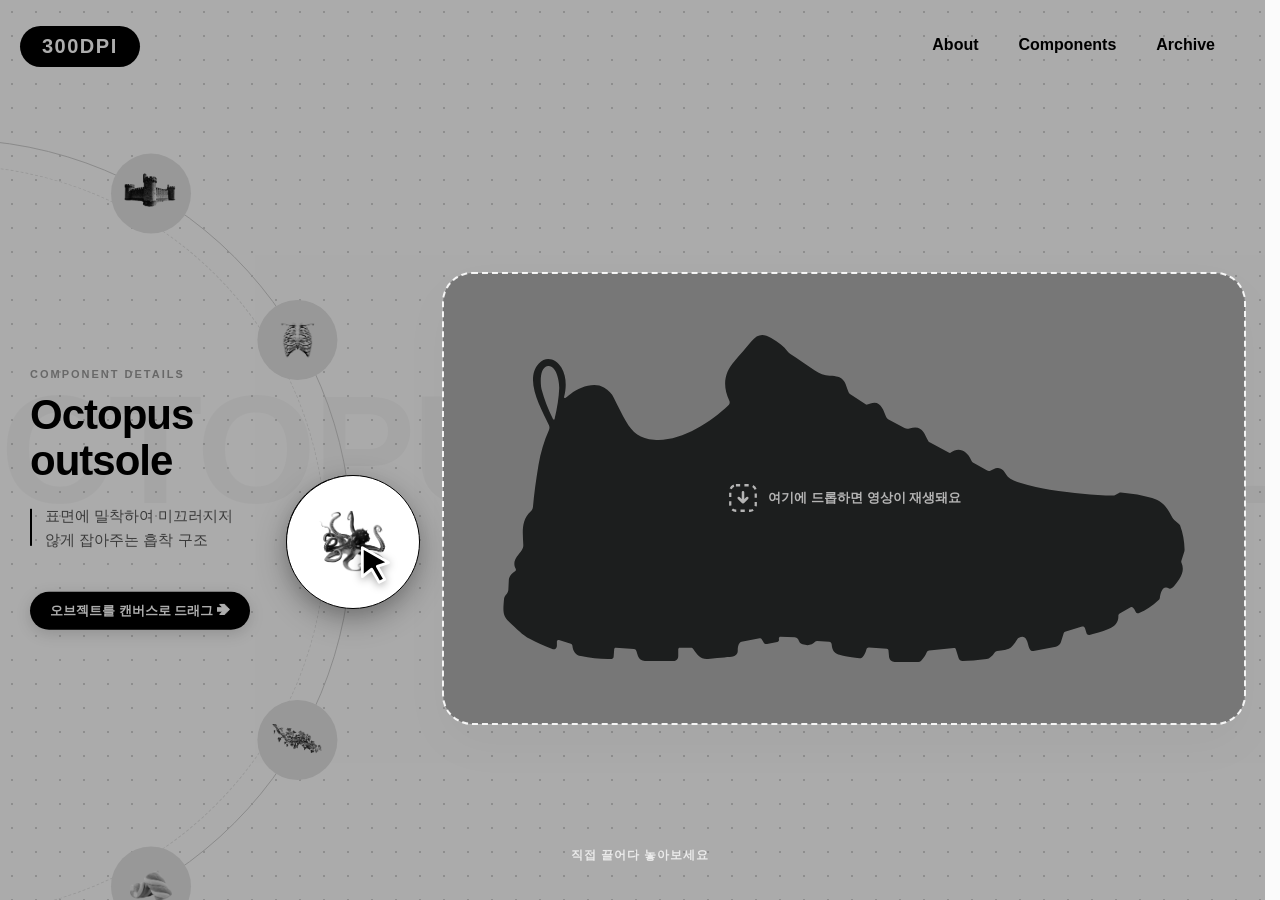
<file: index.html>
<!doctype html>
<html lang="ko">
  <head>
    <meta charset="UTF-8" />
    <meta name="viewport" content="width=device-width, initial-scale=1.0" />
    <title>300DPI-Main</title>
    <link rel="stylesheet" href="style/main.css" />
  </head>
  <body>
    <div class="main-container">
      <div class="bg-watermark" id="bgWatermark">OCTOPUS SUCKER</div>

      <header>
        <div class="logo"><a href="index.html">300DPI</a></div>
        <nav>
          <ul>
            <li><a href="pages/about/index.html">About</a></li>
            <li><a href="pages/components/index.html">Components</a></li>
            <li><a href="pages/archive/index.html">Archive</a></li>
          </ul>
        </nav>
      </header>

      <main>
        <section class="circular-menu-container">
          <div class="item-desc">
            <span class="label-detail">COMPONENT DETAILS</span>
            <h2 id="componentName">Octopus sucker</h2>
            <p id="componentDesc">
              표면에 밀착하여 미끄러지지 않게 잡아주는 흡착 구조
            </p>
            <div class="drag-hint" id="dragHint">
              오브젝트를 캔버스로 드래그 ➔
            </div>
          </div>

          <div class="circular-menu" id="circularMenu">
            <div class="menu-item" data-id="pudding" draggable="true">
              <img src="images/젤리.png" alt="젤리" />
            </div>
            <div class="menu-item" data-id="egg" draggable="true">
              <img src="images/우산.png" alt="우산" />
            </div>
            <div class="menu-item" data-id="belt" draggable="true">
              <img src="images/갑옷.png" alt="갑옷" />
            </div>
            <div class="menu-item" data-id="castle" draggable="true">
              <img src="images/성.png" alt="성" />
            </div>
            <div class="menu-item" data-id="bone" draggable="true">
              <img src="images/뼈.png" alt="뼈" />
            </div>
            <div class="menu-item active" data-id="octopus" draggable="true">
              <img src="images/문어.png" alt="문어" />
            </div>
            <div class="menu-item" data-id="tape" draggable="true">
              <img src="images/넝쿨.png" alt="넝쿨" />
            </div>
            <div class="menu-item" data-id="marshmallow" draggable="true">
              <img src="images/마쉬멜로우.png" alt="마쉬멜로우" />
            </div>
            <div class="menu-item" data-id="turtle" draggable="true">
              <img src="images/거북이.png" alt="거북이" />
            </div>
            <div class="menu-item" data-id="cake" draggable="true">
              <img src="images/케이크.png" alt="케이크" />
            </div>
            <div class="menu-item" data-id="bubblewrap" draggable="true">
              <img src="images/뽁뽁이.png" alt="뽁뽁이" />
            </div>
            <div class="menu-item" data-id="lock" draggable="true">
              <img src="images/자물쇠.png" alt="자물쇠" />
            </div>
          </div>
        </section>

        <!-- 중앙/우측 캔버스 영역 -->
        <section class="center-image-container">
          <div class="canvas-stack">
            <div class="image-wrapper" id="dropZone">
              <!-- 영상이 재생 중이 아닐 때만 보이는 타겟 안내 레이어 -->
              <div class="drop-target-hint" id="dropTargetHint">
                <svg
                  class="drop-icon"
                  width="34"
                  height="34"
                  viewBox="0 0 24 24"
                  fill="none"
                >
                  <rect
                    x="3"
                    y="3"
                    width="18"
                    height="18"
                    rx="4"
                    stroke="currentColor"
                    stroke-width="1.6"
                    stroke-dasharray="3 3"
                  />
                  <path
                    d="M12 8V15M12 15L9 12M12 15L15 12"
                    stroke="currentColor"
                    stroke-width="1.8"
                    stroke-linecap="round"
                    stroke-linejoin="round"
                  />
                </svg>
                <span>여기에 드롭하면 영상이 재생돼요</span>
              </div>

              <!-- 기본 이미지 -->
              <img
                src="images/신발실루엣.svg"
                alt="신발 실루엣"
                class="silhouette"
                id="silhouetteImage"
              />
              <!-- 비디오 태그 -->
              <video
                src="images/문어영상.mp4"
                class="silhouette"
                id="silhouetteVideo"
                autoplay
                loop
                muted
                playsinline
                style="display: none"
              ></video>
            </div>

            <!-- 영상 박스 아래: 드롭 이후에만 나타나는 은유 설명 패널 -->
            <div
              class="metaphor-panel"
              id="metaphorPanel"
              style="display: none"
            >
              <span class="label-detail">WHY THIS METAPHOR</span>
              <p id="metaphorText"></p>
            </div>
          </div>
        </section>
      </main>
    </div>

    <!-- 첫 진입 안내 데모: 오브젝트를 끌어다 캔버스에 놓는 모습을 보여주는 오버레이 -->
    <div class="intro-demo" id="introDemo" aria-hidden="true">
      <div class="intro-target" id="introTarget"></div>
      <div class="intro-ghost" id="introGhost">
        <img alt="" />
        <svg class="intro-cursor" viewBox="0 0 24 24">
          <path
            d="M5 3l14 8-6 2 4 7-3 1.5-4-7-5 4z"
            fill="#000"
            stroke="#fff"
            stroke-width="1.5"
            stroke-linejoin="round"
          />
        </svg>
      </div>
      <div class="intro-skip">직접 끌어다 놓아보세요</div>
    </div>

    <script>
      document.addEventListener("DOMContentLoaded", () => {
        const menu = document.getElementById("circularMenu");
        const items = document.querySelectorAll(".menu-item");

        const silhouetteImg = document.getElementById("silhouetteImage");
        const silhouetteVid = document.getElementById("silhouetteVideo");

        const componentName = document.getElementById("componentName");
        const componentDesc = document.getElementById("componentDesc");
        const metaphorPanel = document.getElementById("metaphorPanel");
        const metaphorText = document.getElementById("metaphorText");
        const bgWatermark = document.getElementById("bgWatermark");
        const dropZone = document.getElementById("dropZone");
        const dropTargetHint = document.getElementById("dropTargetHint");
        const mainContainer = document.querySelector(
          ".circular-menu-container",
        );

        // 원형 메뉴 반지름: 화면 크기(rem)에 맞춰 커지는 메뉴 실제 크기에서 계산
        const getRadius = () => menu.clientWidth / 2;
        const angleIncrement = 360 / items.length;
        let currentRotation = 0;
        let activeIndex = 5;

        // 각 컴포넌트 정보 및 매칭되는 영상 파일명 정의
        const componentsData = {
          pudding: {
            name: "Jelly padding",
            desc: "부드럽고 탄력 있는 젤리 구조",
            video: "images/젤리영상.mp4",
            metaphor:
              "젤리는 눌렸을 때 형태가 순간적으로 눌렸다가 다시 원래대로 되돌아오는 탄성을 가진다. 패딩 역시 발의 압력을 흡수했다가 되돌리며 착화감을 만들어내는 구조라, 이 탄성의 유사함을 젤리로 은유했다.",
          },
          egg: {
            name: "Umbrella foxing",
            desc: "방수의 역할을 하는 우산 구조",
            video: "images/우산영상.mp4",
            metaphor:
              "우산은 표면을 감싸 빗물이 안으로 스며들지 않도록 막아주는 방수막 역할을 한다. 폭싱도 어퍼와 아웃솔의 이음새를 둘러싸며 물과 이물질의 침투를 막아주는 방수 기능을 하기 때문에 우산으로 은유했다.",
          },
          belt: {
            name: "Armor upper",
            desc: "관절 구조로 겹겹이 발을 감싸 보호하는 갑옷 구조",
            video: "images/갑옷영상.mp4",
            metaphor:
              "갑옷은 하나의 판이 아니라 여러 조각이 관절처럼 겹쳐져 움직임을 방해하지 않으면서도 몸을 보호한다. 어퍼도 여러 패널이 겹겹이 이어져 발의 움직임에 따라 유연하게 반응하면서 보호 기능을 하기에 갑옷으로 은유했다.",
          },
          castle: {
            name: "Castle heel counter",
            desc: "뒤꿈치를 감싸 형태를 고정하는 견고한 성 구조",
            video: "images/성영상.mp4",
            metaphor:
              "성벽은 외곽을 둘러싸는 단단한 벽으로 내부의 형태를 흐트러지지 않게 붙잡아 준다. 힐 카운터 역시 뒤꿈치 바깥을 감싸는 단단한 보강재로, 걸을 때마다 발이 좌우로 흔들리지 않도록 형태를 고정해 주는 원리가 같아 성으로 은유했다.",
          },
          bone: {
            name: "Bone quarter",
            desc: "유연하면서도 형태를 유지하는 뼈 구조",
            video: "images/갈비뼈영상.mp4",
            metaphor:
              "갈비뼈는 여러 개의 뼈대가 일정한 간격으로 이어져 몸통의 양옆면을 감싸는 곡선 구조를 이룬다. 쿼터도 어퍼의 양옆면을 이루며 발의 옆모습을 감싸는 패널이기 때문에, 옆면을 이루는 뼈대라는 점에서 뼈로 은유했다.",
          },
          octopus: {
            name: "Octopus outsole",
            desc: "표면에 밀착하여 미끄러지지 않게 잡아주는 흡착 구조",
            video: "images/문어영상.mp4",
            metaphor:
              "문어의 빨판은 하나의 큰 흡착판이 아니라 수많은 작은 빨판이 촘촘히 배열되어 어떤 표면에도 밀착한다. 아웃솔의 돌기 패턴도 동일한 원리로, 개별 돌기가 각자 지면과 접촉하며 마찰력을 만들어내기 때문에 문어 빨판을 시각적 은유로 사용했다.",
          },
          tape: {
            name: "Vine laces",
            desc: "여러 지점을 휘감으며 장력을 전달하는 넝쿨 구조",
            video: "images/넝쿨영상.mp4",
            metaphor:
              "넝쿨은 하나의 줄기가 여러 지점을 타고 감아 오르며 팽팽한 장력으로 대상을 고정시킨다. 레이스도 여러 개의 아이렛을 지나며 장력을 고르게 분산시켜 발을 고정하는 구조라 넝쿨로 은유했다.",
          },
          marshmallow: {
            name: "Marshmallow tongue",
            desc: "부드럽고 편안한 마쉬멜로우 구조",
            video: "images/마쉬멜로우영상.mp4",
            metaphor:
              "마쉬멜로우는 누르면 부드럽게 눌리면서도 쉽게 찢어지지 않는 폭신한 탄성을 가진다. 텅도 발등을 부드럽게 감싸면서 끈의 압박을 완충하는 역할을 하기 때문에 마쉬멜로우로 은유했다.",
          },
          turtle: {
            name: "Turtle shell toe cap",
            desc: "충격으로부터 발가락을 보호하는 거북이 껍질 구조",
            video: "images/거북이영상.mp4",
            metaphor:
              "거북이 등껍질은 단단한 겉면으로 외부 충격을 막아내면서도 그 안의 몸은 자유롭게 움직일 수 있게 해준다. 토캡도 단단한 보강재로 발끝을 보호하면서 내부에는 여유 공간을 두기 때문에 거북이로 은유했다.",
          },
          cake: {
            name: "Cake sole unit",
            desc: "여러 겹으로 충격을 흡수하는 케이크 구조",
            video: "images/케이크영상.mp4",
            metaphor:
              "케이크는 여러 겹의 시트가 층층이 쌓여 눌렸을 때 압력을 켜켜이 분산시킨다. 쿠셔닝 구조도 밀도가 다른 층들이 겹쳐져 충격을 단계적으로 흡수하는 방식이라 케이크로 은유했다.",
          },
          bubblewrap: {
            name: "Bubble wrap mid sole",
            desc: "폭신하고 보호 기능이 있는 뽁뽁이 구조",
            video: "images/에어캡영상.mp4",
            metaphor:
              "뽁뽁이는 작은 공기주머니들이 촘촘히 모여 눌리는 충격을 각자 나누어 흡수한다. 미드솔의 쿠셔닝 셀 구조도 여러 개의 작은 공간이 하중을 분산시켜 충격을 흡수하기 때문에 뽁뽁이로 은유했다.",
          },
          lock: {
            name: "Lock extra eyelet",
            desc: "힐락 레이싱에서 뒤꿈치를 들뜨지 않게 고정하는 여분의 아일렛 구조",
            video: "images/자물쇠영상.mp4",
            metaphor:
              "자물쇠는 걸쇠를 고리에 걸어 잠그면 연결된 대상을 쉽게 풀리지 않도록 고정한다. 여분의 아일렛은 힐락(Heel Lock) 레이싱에서 신발끈으로 작은 고리를 만드는 지점으로, 반대쪽 끈을 그 고리에 통과시켜 조이면 뒤꿈치가 들뜨지 않게 잡아주기에 자물쇠로 은유했다.",
          },
        };

        // 좌우반전을 적용하지 않을(=원본 그대로 보여줄) 영상 목록
        const flipTargets = ["images/에어캡영상.mp4", "images/우산영상.mp4"];

        const baseAngles = [];
        items.forEach((item, i) => {
          let angle = (i - activeIndex) * angleIncrement;
          baseAngles.push(angle);
        });

        function updatePositions(rotation) {
          const radius = getRadius();
          menu.style.transform = `rotate(${rotation}deg)`;
          items.forEach((item, i) => {
            let angle = baseAngles[i];
            item.style.transform = `rotate(${angle}deg) translateX(${radius}px) rotate(${-angle - rotation}deg)`;
          });
        }

        // 원 메뉴 이동 시에는 좌측 이름/설명만 갱신 — 은유 패널은 건드리지 않음
        function updateActiveItem(index) {
          items.forEach((item, i) => {
            item.classList.toggle("active", i === index);
            if (i === index) {
              const dataId = item.getAttribute("data-id");
              const dataName = componentsData[dataId].name;
              componentName.textContent = dataName;
              componentDesc.textContent = componentsData[dataId].desc;

              bgWatermark.textContent = dataName;
              bgWatermark.style.opacity = "0";
              setTimeout(() => {
                bgWatermark.style.opacity = "1";
              }, 150);
            }
          });
        }

        // 원하는 오브젝트가 활성 위치에 오도록 원형 메뉴를 가까운 방향으로 회전
        function goToIndex(index) {
          if (index === activeIndex) return;

          let diff = index - activeIndex;
          const halfLength = items.length / 2;

          if (diff > halfLength) {
            diff -= items.length;
          } else if (diff < -halfLength) {
            diff += items.length;
          }

          currentRotation -= diff * angleIncrement;
          activeIndex = index;

          updatePositions(currentRotation);
          updateActiveItem(activeIndex);
        }

        // 해당 오브젝트의 영상 재생 + 텍스트/워터마크/은유 패널 갱신
        // (드롭할 때와, 컴포넌트 페이지의 View Film으로 들어왔을 때 공통으로 사용)
        function playComponent(id) {
          const currentData = componentsData[id];
          if (!currentData) return;

          silhouetteImg.style.display = "none";
          silhouetteVid.style.display = "block";
          silhouetteVid.src = currentData.video;
          silhouetteVid.currentTime = 0;
          silhouetteVid.play().catch(() => {});

          // 에어캡, 우산 영상만 좌우반전 제외
          silhouetteVid.classList.toggle(
            "flip",
            !flipTargets.includes(currentData.video),
          );

          // 텍스트 및 워터마크 업데이트
          componentName.textContent = currentData.name;
          componentDesc.textContent = currentData.desc;
          bgWatermark.textContent = currentData.name;

          // 은유 설명 패널을 채우고 표시
          metaphorText.textContent = currentData.metaphor;
          metaphorPanel.style.display = "block";

          // 영상이 재생되는 동안은 드롭 안내 오버레이를 항상 숨김
          dropTargetHint.classList.add("fade-out");
        }

        updatePositions(currentRotation);
        updateActiveItem(activeIndex);

        // 창 크기가 바뀌면(개발자도구 해상도 변경 포함) 원형 메뉴 위치를 다시 계산
        window.addEventListener("resize", () =>
          updatePositions(currentRotation),
        );

        mainContainer.addEventListener("wheel", (e) => {
          e.preventDefault();
          const delta = e.deltaY > 0 ? 1 : -1;
          currentRotation -= delta * angleIncrement;

          activeIndex += delta;
          if (activeIndex < 0) activeIndex = items.length - 1;
          if (activeIndex >= items.length) activeIndex = 0;

          updatePositions(currentRotation);
          updateActiveItem(activeIndex);
        });

        items.forEach((item, index) => {
          // 드래그는 active(캔버스 재생 가능) 상태일 때만 허용 — 클릭으로 넘기는 것과 별개
          item.addEventListener("dragstart", (e) => {
            if (!item.classList.contains("active")) {
              e.preventDefault();
              return;
            }
            e.dataTransfer.setData("id", item.getAttribute("data-id"));
            item.style.opacity = "0.5";
          });

          item.addEventListener("dragend", () => {
            item.style.opacity = "1";
          });

          // 클릭으로도 오브젝트 선택(회전) 가능 — 영상은 재생하지 않음
          item.addEventListener("click", () => goToIndex(index));
        });

        dropZone.addEventListener("dragover", (e) => {
          e.preventDefault();
          dropZone.classList.add("drag-over");
        });

        dropZone.addEventListener("dragleave", () => {
          dropZone.classList.remove("drag-over");
        });

        dropZone.addEventListener("drop", (e) => {
          e.preventDefault();
          dropZone.classList.remove("drag-over");

          const draggedId = e.dataTransfer.getData("id");
          if (!draggedId) return;

          // 모든 아이템 드롭 시 해당 비디오를 재생하도록 연동
          playComponent(draggedId);
        });

        // ===== 첫 진입 안내 데모 =====
        // 활성 오브젝트를 캔버스로 끌어다 놓는 모습을 반복해서 보여주다가,
        // 사람이 직접 오브젝트를 잡거나 끌면(시도하면) 사라짐. (실제 드롭 동작은 일어나지 않음)
        const introDemo = document.getElementById("introDemo");
        const introGhost = document.getElementById("introGhost");
        const introTarget = document.getElementById("introTarget");
        let introClosed = false;
        let introAnims = [];

        const wait = (ms) => new Promise((resolve) => setTimeout(resolve, ms));

        // 애니메이션 실행 헬퍼 (건너뛰기로 취소돼도 에러 없이 넘어가도록 처리)
        const playAnim = (el, keyframes, options) => {
          const anim = el.animate(keyframes, { fill: "forwards", ...options });
          introAnims.push(anim);
          return anim.finished.catch(() => {});
        };

        function closeIntro() {
          if (introClosed) return;
          introClosed = true;
          introAnims.forEach((anim) => anim.cancel());
          introDemo.classList.remove("is-on");
          setTimeout(() => introDemo.remove(), 450);
        }

        async function runIntroDemo() {
          // 원형 메뉴가 제자리로 돌아올 때까지 잠깐 대기
          await wait(1100);
          if (introClosed) return;

          const activeItem = document.querySelector(".menu-item.active");
          const from = activeItem.getBoundingClientRect();
          const to = dropZone.getBoundingClientRect();

          // 데모용 오브젝트(현재 활성 오브젝트 이미지)와 드롭 타겟 위치 세팅
          introGhost.querySelector("img").src =
            activeItem.querySelector("img").src;
          Object.assign(introGhost.style, {
            left: `${from.left}px`,
            top: `${from.top}px`,
            width: `${from.width}px`,
            height: `${from.height}px`,
          });
          Object.assign(introTarget.style, {
            left: `${to.left}px`,
            top: `${to.top}px`,
            width: `${to.width}px`,
            height: `${to.height}px`,
          });

          const dx = to.left + to.width / 2 - (from.left + from.width / 2);
          const dy = to.top + to.height / 2 - (from.top + from.height / 2);

          introDemo.classList.add("is-on");

          // 사람이 직접 시도하기 전까지는 계속 반복
          while (!introClosed) {
            introAnims.forEach((anim) => anim.cancel());
            introAnims = [];

            await playAnim(
              introGhost,
              [
                { opacity: 0, transform: "translate(0, 0) scale(1)" },
                { opacity: 1, transform: "translate(0, 0) scale(1)" },
              ],
              { duration: 350 },
            );
            await wait(450);
            if (introClosed) return;

            // 꾹 잡는 느낌으로 살짝 작아졌다가
            await playAnim(
              introGhost,
              [
                { transform: "translate(0, 0) scale(1)" },
                { transform: "translate(0, 0) scale(0.92)" },
              ],
              { duration: 180 },
            );
            if (introClosed) return;

            // 캔버스 중앙으로 끌고 감
            await playAnim(
              introGhost,
              [
                { transform: "translate(0, 0) scale(0.92)" },
                { transform: `translate(${dx}px, ${dy}px) scale(0.92)` },
              ],
              { duration: 1500, easing: "cubic-bezier(0.65, 0, 0.35, 1)" },
            );
            if (introClosed) return;

            // 놓는 순간: 타겟이 반짝하고 오브젝트가 사라짐
            playAnim(
              introTarget,
              [
                { backgroundColor: "rgba(255, 255, 255, 0.08)" },
                { backgroundColor: "rgba(255, 255, 255, 0.35)" },
                { backgroundColor: "rgba(255, 255, 255, 0.08)" },
              ],
              { duration: 700 },
            );
            await playAnim(
              introGhost,
              [
                {
                  opacity: 1,
                  transform: `translate(${dx}px, ${dy}px) scale(0.92)`,
                },
                {
                  opacity: 0,
                  transform: `translate(${dx}px, ${dy}px) scale(0.6)`,
                },
              ],
              { duration: 500 },
            );
            await wait(1000);
          }
        }

        // 사람이 직접 시도하는 순간(오브젝트 잡기/드래그/휠로 메뉴 돌리기) 안내 종료
        mainContainer.addEventListener("pointerdown", closeIntro, {
          passive: true,
        });
        mainContainer.addEventListener("wheel", closeIntro, { passive: true });
        document.addEventListener("dragstart", closeIntro);
        window.addEventListener("resize", closeIntro, { once: true });

        // 컴포넌트 페이지의 View Film으로 들어온 경우(?play=오브젝트id):
        // 해당 오브젝트로 메뉴를 돌리고 영상을 바로 재생 (이때는 안내 데모 생략)
        const playParam = new URLSearchParams(window.location.search).get(
          "play",
        );
        if (playParam && componentsData[playParam]) {
          const targetIndex = Array.from(items).findIndex(
            (item) => item.getAttribute("data-id") === playParam,
          );
          if (targetIndex !== -1) goToIndex(targetIndex);
          playComponent(playParam);
          closeIntro();
        } else {
          runIntroDemo();
        }
      });
    </script>
  </body>
</html>
</file>
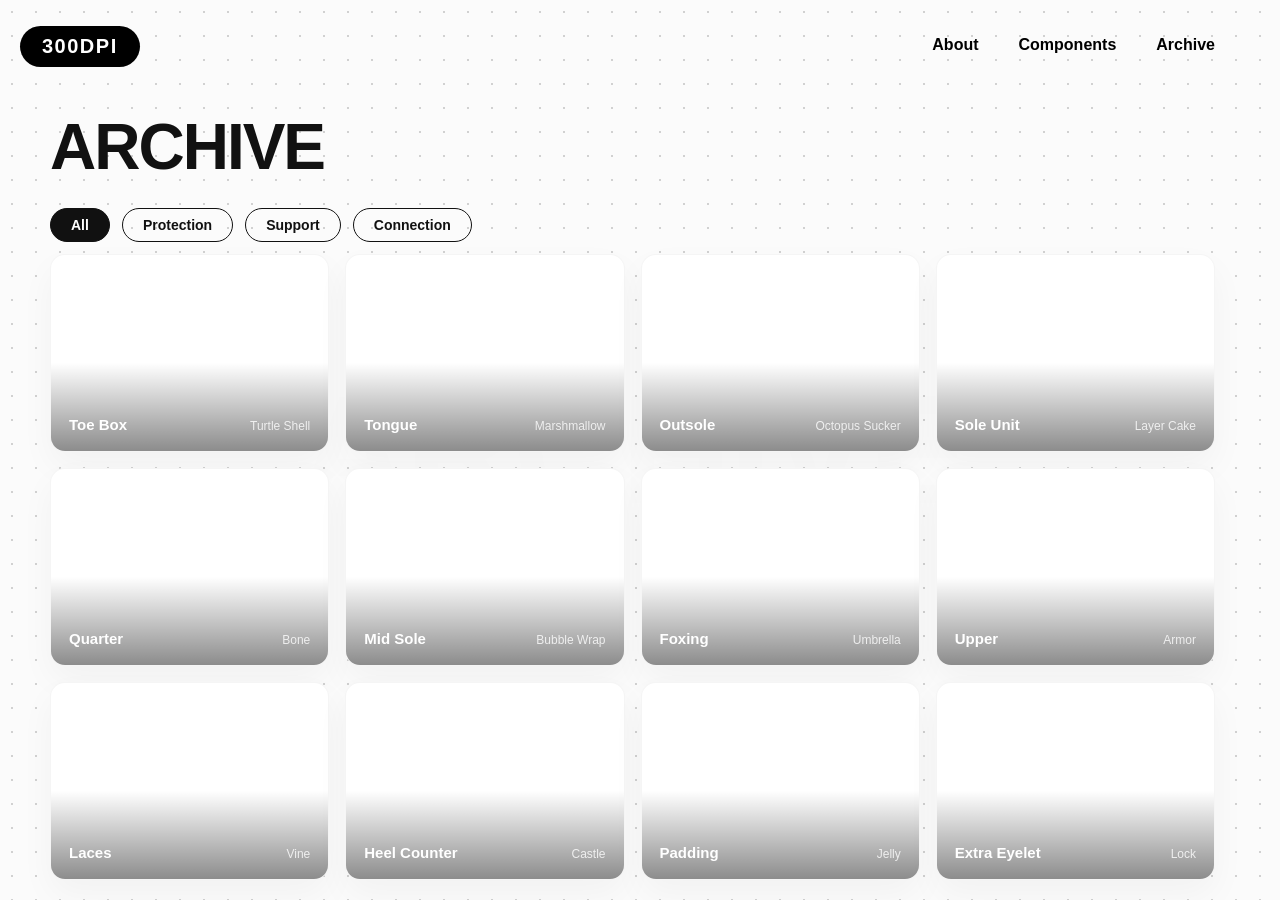
<file: pages/archive/index.html>
<!doctype html>
<html lang="ko">
  <head>
    <meta charset="UTF-8" />
    <meta name="viewport" content="width=device-width, initial-scale=1.0" />
    <title>300DPI - Archive</title>
    <link rel="stylesheet" href="../../style/main.css" />
    <!-- 글로벌 스타일 (도트 배경) -->
    <link rel="stylesheet" href="archive.css" />
    <!-- Archive 페이지 전용 스타일 -->
  </head>
  <body>
    <div class="archive-container">
      <!-- 배경 워터마크 추가 (메인/어바웃 페이지와 통일감) -->
      <div class="bg-watermark">ARCHIVE</div>

      <!-- 상단 영역 -->
      <div class="top-section">
        <!-- 글로벌 헤더 -->
        <header>
          <a href="../../index.html" class="logo">300DPI</a>
          <nav>
            <ul>
              <li><a href="../about/index.html">About</a></li>
              <li><a href="../components/index.html">Components</a></li>
              <li><a href="index.html">Archive</a></li>
            </ul>
          </nav>
        </header>

        <!-- 아카이브 히어로 섹션 -->
        <section class="archive-hero">
          <h1>ARCHIVE</h1>
        </section>
      </div>

      <main class="archive-content">
        <!-- 필터 버튼 영역 -->
        <section class="filter-section" id="filterSection">
          <button class="active" data-filter="all">All</button>
          <button data-filter="protection">Protection</button>
          <button data-filter="support">Support</button>
          <button data-filter="connection">Connection</button>
        </section>

        <!-- 4열 x 3행 썸네일 그리드 영역 (12개, 카테고리별 필터링) -->
        <section class="archive-grid" id="archiveGrid">
          <div class="grid-item" data-id="turtle" data-category="protection">
            <video
              class="grid-thumb"
              src="../../images/거북이영상.mp4"
              loop
              muted
              playsinline
              preload="metadata"
            ></video>
            <span class="comp-name">Toe Box</span>
            <span class="comp-meta">Turtle Shell</span>
          </div>
          <div
            class="grid-item"
            data-id="marshmallow"
            data-category="protection"
          >
            <video
              class="grid-thumb"
              src="../../images/마쉬멜로우영상.mp4"
              loop
              muted
              playsinline
              preload="metadata"
            ></video>
            <span class="comp-name">Tongue</span>
            <span class="comp-meta">Marshmallow</span>
          </div>
          <div class="grid-item" data-id="octopus" data-category="connection">
            <video
              class="grid-thumb"
              src="../../images/문어영상.mp4"
              loop
              muted
              playsinline
              preload="metadata"
            ></video>
            <span class="comp-name">Outsole</span>
            <span class="comp-meta">Octopus Sucker</span>
          </div>

          <div class="grid-item" data-id="cake" data-category="support">
            <video
              class="grid-thumb"
              src="../../images/케이크영상.mp4"
              loop
              muted
              playsinline
              preload="metadata"
            ></video>
            <span class="comp-name">Sole Unit</span>
            <span class="comp-meta">Layer Cake</span>
          </div>
          <div class="grid-item" data-id="bone" data-category="support">
            <video
              class="grid-thumb"
              src="../../images/갈비뼈영상.mp4"
              loop
              muted
              playsinline
              preload="metadata"
            ></video>
            <span class="comp-name">Quarter</span>
            <span class="comp-meta">Bone</span>
          </div>
          <div class="grid-item" data-id="bubblewrap" data-category="support">
            <video
              class="grid-thumb"
              src="../../images/에어캡영상.mp4"
              loop
              muted
              playsinline
              preload="metadata"
            ></video>
            <span class="comp-name">Mid Sole</span>
            <span class="comp-meta">Bubble Wrap</span>
          </div>

          <div class="grid-item" data-id="egg" data-category="protection">
            <video
              class="grid-thumb"
              src="../../images/우산영상.mp4"
              loop
              muted
              playsinline
              preload="metadata"
            ></video>
            <span class="comp-name">Foxing</span>
            <span class="comp-meta">Umbrella</span>
          </div>
          <div class="grid-item" data-id="belt" data-category="protection">
            <video
              class="grid-thumb"
              src="../../images/갑옷영상.mp4"
              loop
              muted
              playsinline
              preload="metadata"
            ></video>
            <span class="comp-name">Upper</span>
            <span class="comp-meta">Armor</span>
          </div>
          <div class="grid-item" data-id="tape" data-category="connection">
            <video
              class="grid-thumb"
              src="../../images/넝쿨영상.mp4"
              loop
              muted
              playsinline
              preload="metadata"
            ></video>
            <span class="comp-name">Laces</span>
            <span class="comp-meta">Vine</span>
          </div>

          <div class="grid-item" data-id="castle" data-category="support">
            <video
              class="grid-thumb"
              src="../../images/성영상.mp4"
              loop
              muted
              playsinline
              preload="metadata"
            ></video>
            <span class="comp-name">Heel Counter</span>
            <span class="comp-meta">Castle</span>
          </div>
          <div class="grid-item" data-id="pudding" data-category="connection">
            <video
              class="grid-thumb"
              src="../../images/젤리영상.mp4"
              loop
              muted
              playsinline
              preload="metadata"
            ></video>
            <span class="comp-name">Padding</span>
            <span class="comp-meta">Jelly</span>
          </div>
          <div class="grid-item" data-id="lock" data-category="connection">
            <video
              class="grid-thumb"
              src="../../images/자물쇠영상.mp4"
              loop
              muted
              playsinline
              preload="metadata"
            ></video>
            <span class="comp-name">Extra Eyelet</span>
            <span class="comp-meta">Lock</span>
          </div>
        </section>
      </main>
    </div>

    <script>
      document.addEventListener("DOMContentLoaded", () => {
        const gridItems = document.querySelectorAll(".archive-grid .grid-item");
        const filterButtons = document.querySelectorAll(
          "#filterSection button",
        );

        gridItems.forEach((item) => {
          const video = item.querySelector(".grid-thumb");
          if (!video) return;

          item.addEventListener("mouseenter", () => {
            video.currentTime = 0;
            video.play().catch(() => {});
          });

          item.addEventListener("mouseleave", () => {
            video.pause();
            video.currentTime = 0;
          });
        });

        // 필터 버튼 클릭 시 카테고리에 맞는 카드만 표시
        filterButtons.forEach((btn) => {
          btn.addEventListener("click", () => {
            filterButtons.forEach((b) => b.classList.remove("active"));
            btn.classList.add("active");

            const filter = btn.getAttribute("data-filter");

            gridItems.forEach((item) => {
              const category = item.getAttribute("data-category");
              const show = filter === "all" || category === filter;
              item.style.display = show ? "flex" : "none";
            });
          });
        });
      });
    </script>
  </body>
</html>
</file>
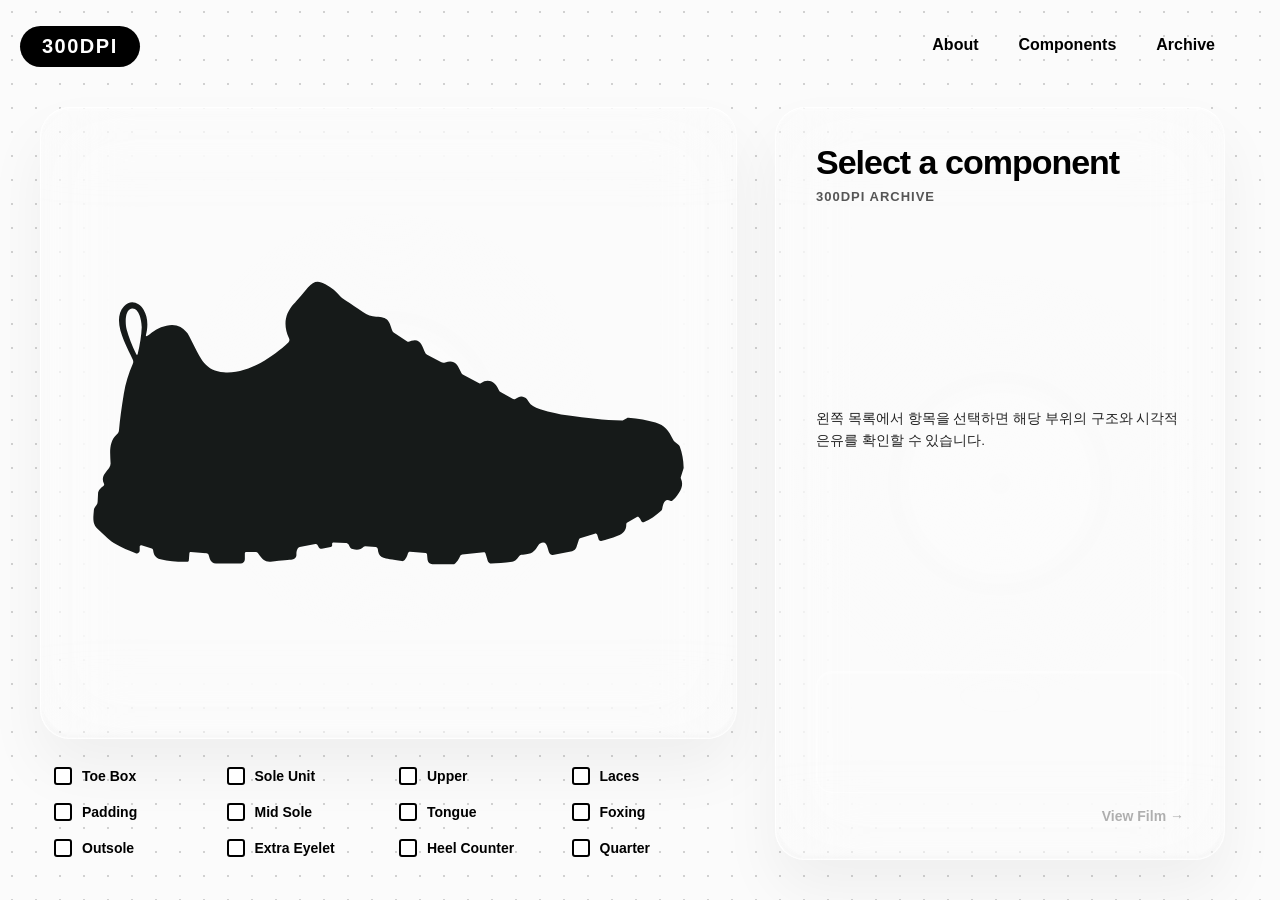
<file: pages/components/index.html>
<!doctype html>
<html lang="ko">
  <head>
    <meta charset="UTF-8" />
    <meta name="viewport" content="width=device-width, initial-scale=1.0" />
    <title>BOODPI - Components</title>
    <link rel="stylesheet" href="components.css" />
  </head>
  <body>
    <div class="components-container">
      <!-- 헤더 -->
      <header>
        <div class="logo">
          <a href="../../index.html">300DPI</a>
        </div>
        <nav>
          <ul>
            <li><a href="../about/index.html">About</a></li>
            <li><a href="index.html" class="active">Components</a></li>
            <li><a href="../archive/index.html">Archive</a></li>
          </ul>
        </nav>
      </header>

      <!-- 메인 콘텐츠 영역 -->
      <main class="content-wrapper">
        <!-- 왼쪽: 거대한 신발 실루엣 및 하단 체크리스트 메뉴 -->
        <section class="left-section">
          <div class="shoe-preview">
            <img
              src="../../images/신발실루엣.svg"
              alt="신발 실루엣"
              id="shoeSilhouette"
            />
          </div>

          <!-- 체크박스 컴포넌트 목록 (초기 상태: 아무것도 선택되지 않음) -->
          <div class="checkbox-grid" id="checkboxGrid">
            <label class="checkbox-item"
              ><input type="checkbox" name="component" value="toe-box" /> Toe
              Box</label
            >
            <label class="checkbox-item"
              ><input type="checkbox" name="component" value="sole-unit" /> Sole
              Unit</label
            >
            <label class="checkbox-item"
              ><input type="checkbox" name="component" value="upper" />
              Upper</label
            >
            <label class="checkbox-item"
              ><input type="checkbox" name="component" value="laces" />
              Laces</label
            >

            <label class="checkbox-item"
              ><input type="checkbox" name="component" value="padding" />
              Padding</label
            >
            <label class="checkbox-item"
              ><input type="checkbox" name="component" value="mid-sole" /> Mid
              Sole</label
            >
            <label class="checkbox-item"
              ><input type="checkbox" name="component" value="tongue" />
              Tongue</label
            >
            <label class="checkbox-item"
              ><input type="checkbox" name="component" value="foxing" />
              Foxing</label
            >

            <label class="checkbox-item"
              ><input type="checkbox" name="component" value="outsole" />
              Outsole</label
            >
            <label class="checkbox-item"
              ><input type="checkbox" name="component" value="extra-eyelet" />
              Extra Eyelet</label
            >
            <label class="checkbox-item"
              ><input type="checkbox" name="component" value="heel-counter" />
              Heel Counter</label
            >
            <label class="checkbox-item"
              ><input type="checkbox" name="component" value="quarter" />
              Quarter</label
            >
          </div>
        </section>

        <!-- 오른쪽: 상세 정보 패널 -->
        <section class="right-section">
          <div class="info-card">
            <div class="info-header">
              <h1 id="compTitle">Select a component</h1>
              <span id="compSubtitle">300DPI Archive</span>
            </div>

            <div class="info-body">
              <p id="compDesc1">
                왼쪽 목록에서 항목을 선택하면 해당 부위의 구조와 시각적 은유를
                확인할 수 있습니다.
              </p>
              <p id="compDesc2"></p>
            </div>

            <!-- 하단 미니 프리뷰 박스 및 링크 -->
            <div class="info-footer">
              <div class="mini-preview-box"></div>
              <!-- 부품을 선택하면 메인페이지로 이동해서 해당 영상이 바로 재생됨 -->
              <a href="#" class="view-film-link disabled" id="viewFilmLink"
                >View Film &rarr;</a
              >
            </div>
          </div>
        </section>
      </main>
    </div>

    <script>
      // 메인페이지 12개 부품과 완전히 동일한 데이터 맵
      // svg: 체크박스 선택 시 왼쪽 실루엣을 교체할 이미지 경로
      const componentData = {
        outsole: {
          title: "Outsole",
          subtitle: "Octopus Sucker",
          desc1:
            "아웃솔은 신발의 가장 아래, 지면과 직접 닿는 면이다. 표면에 배열된 돌출 패턴 하나하나가 독립된 접촉점이 되어 마찰력을 만든다. 돌출부 사이의 홈은 물이나 흙 같은 이물질이 빠져나가는 통로가 되어주고, 그 결과 접촉면이 지면에서 미끄러지지 않고 붙어 있을 수 있다. 걸음마다 돌출부는 무게에 눌려 살짝 형태를 바꾸는데, 이 미세한 변형이 지면의 굴곡에 맞춰 접촉 면적을 순간적으로 넓히는 역할을 한다.",
          desc2:
            "문어 빨판도 같은 구조이다. 하나의 큰 흡착판이 아니라 작은 빨판이 촘촘히 배열되어 어떤 표면에서도 잡아붙는다. 빨판 하나하나가 표면의 굴곡에 맞춰 독립적으로 밀착하고, 그렇게 모인 힘이 전체를 표면에 고정시킨다. 하나의 면이 아니라 수많은 점으로 표면을 잡는 것, 둘이 공유하는 원리이다.",
          svg: "../../images/outsole.svg",
        },
        "toe-box": {
          title: "Toe Box",
          subtitle: "Protective Shell",
          desc1:
            "토 박스는 발가락을 외부 충격으로부터 보호하고 신발 앞쪽의 입체적인 형태를 단단하게 유지해 주는 공간이다. 표면을 감싸는 단단한 보강재가 콧날처럼 꼿꼿하게 지탱해주며, 보행 시 발가락이 꺾이는 유연한 움직임 속에서도 일정한 공간을 확보해 준다. 걸을 때마다 이 영역은 발가락의 굴곡에 맞춰 미세하게 압력을 분산시키며 착화감의 안정성을 더해준다.",
          desc2:
            "단단함과 유연함이 공존하는 구조이다. 외부의 날카로운 자극이나 충돌로부터 발끝을 철저히 방어하면서도, 내부에서는 발가락이 자유롭게 숨 쉴 수 있는 완충 지대를 제공한다. 껍질처럼 단단하게 형태를 유지하는 것과 내부의 부드러움을 동시에 지키는 것, 둘이 공유하는 원리이다.",
          svg: "../../images/toe cap.svg",
        },
        upper: {
          title: "Upper",
          subtitle: "Armor",
          desc1:
            "어퍼는 발등과 발의 측면을 감싸 안는 신발의 상단 전체를 뜻한다. 표면에 직조된 섬세한 패브릭과 패널 하나하나가 발을 신발에 고정시키는 주된 역할을 하며, 통기성과 경량성을 동시에 결정짓는 핵심 영역이다. 걸음마다 발의 움직임에 따라 유연하게 늘어나고 줄어들며, 발 전체를 빈틈없이 포옹하듯 감싸 안는다.",
          desc2:
            "갑옷도 같은 구조이다. 하나의 판이 아니라 여러 조각이 관절처럼 겹쳐져 움직임을 방해하지 않으면서도 몸을 보호한다. 어퍼의 여러 패널이 겹겹이 이어져 발의 움직임에 맞춰 유연하게 반응하면서도 보호 기능을 하는 것, 둘이 공유하는 원리이다.",
          svg: "../../images/upper.svg",
        },
        laces: {
          title: "Laces",
          subtitle: "Vine",
          desc1:
            "레이스는 신발끈과 그를 지지하는 결합 구조를 의미하며, 발의 높낮이와 볼륨에 따라 전체적인 피팅감을 섬세하게 조절하는 장치이다. 끈이 지나가는 길목마다 일정한 장력이 골고루 분산되도록 설계되어, 발등의 특정 부위가 과도하게 압박받는 것을 막아주고 전체적인 고정력을 극대화한다.",
          desc2:
            "넝쿨도 같은 구조이다. 하나의 줄기가 여러 지점을 타고 감아 오르며 팽팽한 장력으로 대상을 고정시킨다. 레이스가 여러 개의 아이렛을 지나며 장력을 고르게 분산시켜 발을 고정하는 것, 둘이 공유하는 원리이다.",
          svg: "../../images/laces.svg",
        },
        "sole-unit": {
          title: "Sole Unit",
          subtitle: "Layer Cake",
          desc1:
            "솔 유닛은 미드솔과 아웃솔을 아우르는 하단 복합 구조체로, 지면에서 올라오는 강한 충격을 흡수하고 그 에너지를 다시 추진력으로 돌려주는 역할을 한다. 층층이 쌓인 소재의 밀도 차이가 체중의 수십 배에 달하는 하중을 효과적으로 분산시키며, 보행 시 발바닥 전체가 느끼는 피로감을 현저히 낮춰준다.",
          desc2:
            "케이크도 같은 구조이다. 여러 겹의 시트가 층층이 쌓여 눌렸을 때 압력을 켜켜이 분산시킨다. 솔 유닛의 밀도가 다른 층들이 겹쳐져 충격을 단계적으로 흡수하는 것, 둘이 공유하는 원리이다.",
          svg: "../../images/sole unit.svg",
        },
        padding: {
          title: "Padding",
          subtitle: "Jelly",
          desc1:
            "패딩은 발목과 발등 주변의 내부에 두툼하게 내장된 쿠션 레이어로, 피부와 신발 단면 사이의 마찰을 줄이고 안락한 착화감을 부여하는 핵심 요소이다. 촘촘한 충전재가 발의 빈틈을 포근하게 채워주며, 보행 중에 발목이나 아킬레스건이 단단한 신발 테두리에 쓸리지 않도록 부드럽게 보호해 준다.",
          desc2:
            "젤리도 같은 구조이다. 눌렸을 때 형태가 순간적으로 눌렸다가 다시 원래대로 되돌아오는 탄성을 가진다. 패딩이 발의 압력을 흡수했다가 되돌리며 착화감을 만들어내는 것, 둘이 공유하는 원리이다.",
          svg: "../../images/padding.svg",
        },
        "mid-sole": {
          title: "Mid Sole",
          subtitle: "Bubble Wrap",
          desc1:
            "미드솔은 아웃솔과 어퍼 사이에 위치한 완충 구조로, 걸음마다 발생하는 충격을 걸러내고 지면과의 접촉에서 오는 압력을 분산시키는 역할을 한다. 내부의 작은 셀 구조가 하중을 여러 지점으로 나누어 흡수하며, 이 분산 덕분에 특정 부위에 압력이 집중되지 않는다.",
          desc2:
            "뽁뽁이도 같은 구조이다. 작은 공기주머니들이 촘촘히 모여 눌리는 충격을 각자 나누어 흡수한다. 미드솔의 셀 구조도 여러 개의 작은 공간이 하중을 분산시켜 충격을 흡수하는 것, 둘이 공유하는 원리이다.",
          svg: "../../images/mid sole.svg",
        },
        tongue: {
          title: "Tongue",
          subtitle: "Marshmallow",
          desc1:
            "텅은 발등을 직접적으로 넓게 감싸며 신발끈이 조여질 때 발생하는 강한 압박으로부터 발등을 보호하는 혓바닥 형태의 구조이다. 발목 움직임에 따라 유연하게 각도를 바꾸며, 끈이 피부에 직접 닿아 쓸리는 현상을 막아주는 부드러운 방패 역할을 해낸다.",
          desc2:
            "마쉬멜로우도 같은 구조이다. 누르면 부드럽게 눌리면서도 쉽게 찢어지지 않는 폭신한 탄성을 가진다. 텅이 발등을 부드럽게 감싸면서 끈의 압박을 완충하는 것, 둘이 공유하는 원리이다.",
          svg: "../../images/tongue.svg",
        },
        foxing: {
          title: "Foxing",
          subtitle: "Umbrella",
          desc1:
            "폭싱은 어퍼와 아웃솔의 경계면을 밴드처럼 둘러싸며 접합력을 높이고 옆모습의 단단한 실루엣을 완성하는 테이프 구조이다. 두 부품이 만나는 가장 취약한 접합부에 방수와 방진 효과를 더해주며, 옆에서 가해지는 측면 충격을 고스란히 받아내어 신발의 수명을 연장한다.",
          desc2:
            "우산도 같은 구조이다. 표면을 감싸 빗물이 안으로 스며들지 않도록 막아주는 방수막 역할을 한다. 폭싱이 어퍼와 아웃솔의 이음새를 둘러싸며 물과 이물질의 침투를 막아주는 것, 둘이 공유하는 원리이다.",
          svg: "../../images/foxing.svg",
        },
        "extra-eyelet": {
          title: "Extra Eyelet",
          subtitle: "Lock",
          desc1:
            "여분의 아일렛은 힐락(Heel Lock) 레이싱에서 신발끈으로 작은 고리를 만드는 지점이다. 반대쪽 끈을 그 고리에 통과시켜 조이면 뒤꿈치가 신발 안에서 들뜨지 않고 단단히 고정된다. 일반적인 아일렛 배열에 하나 더해진 이 여분의 구멍이 발목 부위의 유동을 붙잡아주는 핵심 지점이 된다.",
          desc2:
            "자물쇠도 같은 구조이다. 걸쇠를 고리에 걸어 잠그면 연결된 대상이 쉽게 풀리지 않도록 고정된다. 여분의 아일렛 역시 끈을 고리처럼 걸어 당김으로써 뒤꿈치라는 대상을 풀리지 않게 잠그는 것, 둘이 공유하는 원리이다.",
          svg: "../../images/extra eyelet.svg",
        },
        "heel-counter": {
          title: "Heel Counter",
          subtitle: "Castle",
          desc1:
            "힐 카운터는 뒤꿈치 바깥을 감싸는 단단한 보강재로, 걸을 때마다 발이 좌우로 흔들리지 않도록 형태를 고정해 주는 역할을 한다. 신발 안에서 가장 많은 압력을 받는 부위인 뒤꿈치를 견고하게 붙잡아, 보행 중에도 신발이 벗겨지거나 뒤틀리지 않도록 지탱한다.",
          desc2:
            "성벽도 같은 구조이다. 외곽을 둘러싸는 단단한 벽으로 내부의 형태를 흐트러지지 않게 붙잡아 준다. 힐 카운터가 뒤꿈치 바깥을 감싸며 형태를 고정하는 것, 둘이 공유하는 원리이다.",
          svg: "../../images/heel counter.svg",
        },
        quarter: {
          title: "Quarter",
          subtitle: "Bone",
          desc1:
            "쿼터는 어퍼의 앞부분을 제외한 양옆에서 뒤쪽까지 이어지는 측면 패널로, 발의 옆모습을 감싸며 형태를 지탱하는 역할을 한다. 좌우 대칭으로 배치된 이 패널이 발의 곡선을 따라 밀착하면서도, 걸을 때 발생하는 움직임에 유연하게 반응한다.",
          desc2:
            "갈비뼈도 같은 구조이다. 여러 개의 뼈대가 일정한 간격으로 이어져 몸통의 양옆면을 감싸는 곡선 구조를 이룬다. 쿼터가 어퍼의 옆면을 이루며 형태를 지탱하는 것, 둘이 공유하는 원리이다.",
          svg: "../../images/quarter.svg",
        },
      };

      const checkboxes = document.querySelectorAll(
        '.checkbox-grid input[type="checkbox"]',
      );
      const compTitle = document.getElementById("compTitle");
      const compSubtitle = document.getElementById("compSubtitle");
      const compDesc1 = document.getElementById("compDesc1");
      const compDesc2 = document.getElementById("compDesc2");
      const shoeSilhouette = document.getElementById("shoeSilhouette");
      const viewFilmLink = document.getElementById("viewFilmLink");

      // 컴포넌트 페이지 key → 메인페이지 오브젝트(data-id) 매칭
      const mainIdMap = {
        outsole: "octopus",
        "toe-box": "turtle",
        upper: "belt",
        laces: "tape",
        "sole-unit": "cake",
        padding: "pudding",
        "mid-sole": "bubblewrap",
        tongue: "marshmallow",
        foxing: "egg",
        "extra-eyelet": "lock",
        "heel-counter": "castle",
        quarter: "bone",
      };

      // 선택된 부품이 없을 때는 View Film 이동 막기
      viewFilmLink.addEventListener("click", (e) => {
        if (viewFilmLink.classList.contains("disabled")) e.preventDefault();
      });

      checkboxes.forEach((checkbox) => {
        checkbox.addEventListener("change", (e) => {
          if (e.target.checked) {
            checkboxes.forEach((box) => {
              if (box !== e.target) box.checked = false;
            });

            const key = e.target.value;
            const data = componentData[key];

            if (data) {
              compTitle.textContent = data.title;
              compSubtitle.textContent = data.subtitle;
              compDesc1.textContent = data.desc1;
              compDesc2.textContent = data.desc2;

              // 항목에 맞는 SVG로 왼쪽 실루엣 교체
              if (data.svg) {
                shoeSilhouette.src = data.svg;
              }

              // View Film → 메인페이지로 이동하면서 해당 영상 재생
              viewFilmLink.href = `../../index.html?play=${mainIdMap[key]}`;
              viewFilmLink.classList.remove("disabled");
            }
          }
          // 체크 해제 시에도 강제로 다시 체크하지 않음 — 전부 해제된 초기 상태 허용
        });
      });
    </script>
  </body>
</html>
</file>
<file: style/main.css>
html {
  scrollbar-gutter: stable;
  font-size: clamp(16px, min(1.111vw, 2vh), 30px);
}

body {
  padding: 0;
  margin: 0;
  font-family: "Helvetica Neue", Arial, sans-serif;
  background-color: #fbfbfb;
  background-image: radial-gradient(#d1d1d1 1px, transparent 1px);
  background-size: 1.5rem 1.5rem;
}

header {
  position: relative;
  z-index: 100;
  display: flex;
  align-items: flex-start;
  justify-content: space-between;
  padding: 1.625rem 3.125rem 1.875rem 1.25rem;
  pointer-events: none;
  background-color: transparent;
}
header .logo {
  display: inline-block;
  padding: 0.5625rem 1.375rem;
  font-size: 1.25rem;
  font-weight: 900;
  color: #fff;
  text-transform: uppercase;
  letter-spacing: 0.09375rem;
  text-decoration: none;
  pointer-events: auto;
  background-color: #000;
  border-radius: 999px;
  transition: opacity 0.2s;
}
header .logo:visited {
  color: #fff;
}
header .logo:hover {
  opacity: 0.8;
}
header .logo a {
  display: inline-block;
  font-size: inherit;
  font-weight: inherit;
  color: inherit;
  text-transform: inherit;
  letter-spacing: inherit;
  text-decoration: inherit;
}
header nav {
  padding-top: 0.625rem;
}
header nav ul {
  display: flex;
  padding: 0;
  margin: 0;
  pointer-events: auto;
  list-style: none;
}
header nav ul li {
  margin-left: 2.5rem;
}
header nav ul li a {
  font-size: 1rem;
  font-weight: bold;
  color: #000;
  text-decoration: none;
}
header nav ul li a:hover {
  opacity: 0.7;
}

.bg-watermark {
  position: absolute;
  top: 50%;
  left: 50%;
  z-index: 0;
  font-size: 12vw;
  font-weight: 900;
  color: rgba(0, 0, 0, 0.03);
  text-transform: uppercase;
  letter-spacing: -0.1875rem;
  white-space: nowrap;
  pointer-events: none;
  transform: translate(-50%, -50%);
  transition: all 0.5s ease;
}

.main-container {
  position: relative;
  display: flex;
  flex-direction: column;
  height: 100vh;
  overflow: hidden;
}
.main-container main {
  position: relative;
  z-index: 10;
  box-sizing: border-box;
  display: flex;
  height: calc(100vh - 5.625rem);
}
.main-container .circular-menu-container {
  position: relative;
  width: 35%;
  height: 100%;
  overflow: visible;
}
.main-container .circular-menu-container .item-desc {
  position: absolute;
  top: 50%;
  left: 1.875rem;
  z-index: 10;
  width: 14.375rem;
  transform: translateY(-50%);
}
.main-container .circular-menu-container .item-desc .label-detail {
  display: block;
  margin-bottom: 0.75rem;
  font-size: 0.6875rem;
  font-weight: 800;
  color: #999;
  letter-spacing: 0.125rem;
}
.main-container .circular-menu-container .item-desc h2 {
  margin-top: 0;
  margin-bottom: 1.25rem;
  font-size: 2.625rem;
  font-weight: 900;
  line-height: 1.1;
  letter-spacing: -0.0625rem;
  word-break: keep-all;
}
.main-container .circular-menu-container .item-desc p {
  position: relative;
  padding-left: 0.9375rem;
  margin-bottom: 0;
  font-size: 0.9375rem;
  line-height: 1.6;
  color: #555;
  word-break: keep-all;
}
.main-container .circular-menu-container .item-desc p::before {
  position: absolute;
  top: 0.37em;
  bottom: 0.37em;
  left: 0;
  width: 2px;
  content: "";
  background-color: #000;
}
.main-container .circular-menu-container .item-desc .drag-hint {
  display: inline-block;
  padding: 0.625rem 1.25rem;
  margin-top: 2.5rem;
  font-size: 0.8125rem;
  font-weight: bold;
  color: #fff;
  white-space: nowrap;
  pointer-events: none;
  background-color: #000;
  border-radius: 1.875rem;
  box-shadow: 0 4px 15px rgba(0, 0, 0, 0.15);
  animation: pointRight 1.5s infinite ease-in-out;
}
@keyframes pointRight {
  0%, 100% {
    transform: translateX(0);
  }
  50% {
    transform: translateX(0.5rem);
  }
}
.main-container .circular-menu-container .circular-menu {
  position: absolute;
  top: 55%;
  left: -28.125rem;
  z-index: 1;
  width: 50rem;
  height: 50rem;
  margin-top: -25rem;
  border: 1px solid #ccc;
  border-radius: 50%;
  transform-origin: center;
  transition: transform 0.5s cubic-bezier(0.25, 0.1, 0.25, 1);
}
.main-container .circular-menu-container .circular-menu::before {
  position: absolute;
  top: 1.5625rem;
  right: 1.5625rem;
  bottom: 1.5625rem;
  left: 1.5625rem;
  pointer-events: none;
  content: "";
  border: 1px dashed rgba(0, 0, 0, 0.1);
  border-radius: 50%;
}
.main-container .circular-menu-container .circular-menu .menu-item {
  position: absolute;
  top: 50%;
  left: 50%;
  display: flex;
  align-items: center;
  justify-content: center;
  width: 5rem;
  height: 5rem;
  margin-top: -2.5rem;
  margin-left: -2.5rem;
  pointer-events: auto;
  cursor: pointer;
  background-color: #e0e0e0;
  border-radius: 50%;
  transition: transform 0.5s cubic-bezier(0.25, 0.1, 0.25, 1), width 0.3s, height 0.3s, margin 0.3s, background-color 0.3s, border 0.3s;
}
.main-container .circular-menu-container .circular-menu .menu-item:not(.active):hover {
  background-color: #d0d0d0;
}
.main-container .circular-menu-container .circular-menu .menu-item img {
  width: 70%;
  height: 70%;
  pointer-events: none;
  -o-object-fit: contain;
     object-fit: contain;
  transition: all 0.3s ease;
}
.main-container .circular-menu-container .circular-menu .menu-item[data-id=octopus] img, .main-container .circular-menu-container .circular-menu .menu-item[data-id=bubblewrap] img, .main-container .circular-menu-container .circular-menu .menu-item[data-id=castle] img, .main-container .circular-menu-container .circular-menu .menu-item[data-id=belt] img {
  width: 95%;
  height: 95%;
}
.main-container .circular-menu-container .circular-menu .menu-item[data-id=cake] img {
  width: 135%;
  height: 135%;
  transform: translateY(-10%);
}
.main-container .circular-menu-container .circular-menu .menu-item[data-id=turtle] img {
  width: 85%;
  height: 85%;
}
.main-container .circular-menu-container .circular-menu .menu-item.active {
  z-index: 2;
  width: 8.125rem;
  height: 8.125rem;
  margin-top: -4.0625rem;
  margin-left: -4.0625rem;
  cursor: grab;
  background-color: #fff;
  border: 1px solid #000;
  box-shadow: 0 6px 15px rgba(0, 0, 0, 0.08);
  animation: activeItemPulse 2.2s infinite;
}
.main-container .circular-menu-container .circular-menu .menu-item.active:active {
  cursor: grabbing;
}
.main-container .circular-menu-container .circular-menu .menu-item.active img {
  width: 85%;
  height: 85%;
}
.main-container .circular-menu-container .circular-menu .menu-item.active[data-id=octopus] img, .main-container .circular-menu-container .circular-menu .menu-item.active[data-id=bubblewrap] img, .main-container .circular-menu-container .circular-menu .menu-item.active[data-id=castle] img, .main-container .circular-menu-container .circular-menu .menu-item.active[data-id=belt] img {
  width: 105%;
  height: 105%;
}
.main-container .circular-menu-container .circular-menu .menu-item.active[data-id=cake] img {
  width: 150%;
  height: 150%;
  transform: translateY(-10%);
}
.main-container .circular-menu-container .circular-menu .menu-item.active[data-id=turtle] img {
  width: 95%;
  height: 95%;
}
.main-container .center-image-container {
  box-sizing: border-box;
  display: flex;
  align-items: center;
  justify-content: center;
  width: 65%;
  height: 100%;
  padding: 1.25rem 1.25rem 1.25rem 0;
}
.main-container .center-image-container .canvas-stack {
  display: flex;
  flex-direction: column;
  gap: 0.875rem;
  align-items: center;
  justify-content: center;
  width: min(100%, (85vh - 9rem) * 16 / 9);
  height: 100%;
}
.main-container .center-image-container .image-wrapper {
  position: relative;
  display: flex;
  flex-shrink: 0;
  align-items: center;
  justify-content: center;
  width: 100%;
  aspect-ratio: 16/9;
  overflow: hidden;
  background-color: #fff;
  border: 1px solid rgba(0, 0, 0, 0.04);
  border-radius: 1.875rem;
  box-shadow: 0 20px 50px rgba(0, 0, 0, 0.03);
  transition: all 0.3s ease;
}
.main-container .center-image-container .image-wrapper.drag-over {
  background-color: #fafafa;
  border: 2px dashed #000;
  transform: scale(0.98);
}
.main-container .center-image-container .image-wrapper .silhouette {
  position: absolute;
  width: 85%;
  height: 85%;
  -o-object-fit: contain;
     object-fit: contain;
  -o-object-position: center;
     object-position: center;
}
.main-container .center-image-container .image-wrapper video.silhouette {
  width: 100%;
  height: 100%;
  -o-object-fit: contain;
     object-fit: contain;
}
.main-container .center-image-container .image-wrapper video.silhouette.flip {
  transform: scaleX(-1);
}
.main-container .center-image-container .image-wrapper .drop-target-hint {
  position: absolute;
  inset: 0;
  z-index: 5;
  display: flex;
  gap: 0.5rem;
  align-items: center;
  justify-content: center;
  font-size: 0.8125rem;
  font-weight: bold;
  color: #fff;
  pointer-events: none;
  background-color: rgba(0, 0, 0, 0.38);
  transition: opacity 0.4s ease;
}
.main-container .center-image-container .image-wrapper .drop-target-hint svg {
  flex-shrink: 0;
  color: #fff;
}
.main-container .center-image-container .image-wrapper .drop-target-hint .drop-icon {
  width: 2.125rem;
  height: 2.125rem;
  animation: dropIconBounce 1.4s infinite ease-in-out;
}
.main-container .center-image-container .image-wrapper .drop-target-hint.fade-out {
  opacity: 0;
}
.main-container .center-image-container .image-wrapper.drag-over .drop-target-hint {
  background-color: rgba(0, 0, 0, 0.5);
}
@keyframes dropIconBounce {
  0%, 100% {
    transform: translateY(0);
  }
  50% {
    transform: translateY(0.375rem);
  }
}
.main-container .center-image-container .metaphor-panel {
  box-sizing: border-box;
  flex-shrink: 0;
  width: 100%;
  max-height: 15vh;
  padding: 1rem 1.5rem;
  overflow-y: auto;
  background-color: #fff;
  border: 1px solid rgba(0, 0, 0, 0.04);
  border-radius: 1.25rem;
  box-shadow: 0 15px 35px rgba(0, 0, 0, 0.03);
}
.main-container .center-image-container .metaphor-panel .label-detail {
  display: block;
  margin-bottom: 0.375rem;
  font-size: 0.625rem;
  font-weight: 800;
  color: #999;
  letter-spacing: 0.125rem;
}
.main-container .center-image-container .metaphor-panel p {
  margin: 0;
  font-size: 0.8125rem;
  line-height: 1.5;
  color: #333;
  word-break: keep-all;
  transition: opacity 0.3s ease;
}

.intro-demo {
  position: fixed;
  inset: 0;
  z-index: 1000;
  pointer-events: none;
  background-color: rgba(0, 0, 0, 0.32);
  opacity: 0;
  transition: opacity 0.4s ease;
}
.intro-demo.is-on {
  opacity: 1;
}
.intro-demo .intro-target {
  position: fixed;
  box-sizing: border-box;
  pointer-events: none;
  background-color: rgba(255, 255, 255, 0.08);
  border: 2px dashed rgba(255, 255, 255, 0.9);
  border-radius: 1.875rem;
}
.intro-demo .intro-ghost {
  position: fixed;
  display: flex;
  align-items: center;
  justify-content: center;
  pointer-events: none;
  background-color: #fff;
  border: 1px solid #000;
  border-radius: 50%;
  box-shadow: 0 10px 30px rgba(0, 0, 0, 0.3);
  opacity: 0;
}
.intro-demo .intro-ghost img {
  width: 85%;
  height: 85%;
  -o-object-fit: contain;
     object-fit: contain;
}
.intro-demo .intro-ghost .intro-cursor {
  position: absolute;
  top: 50%;
  left: 50%;
  width: 34%;
  height: auto;
  filter: drop-shadow(0 2px 4px rgba(0, 0, 0, 0.35));
}
.intro-demo .intro-skip {
  position: fixed;
  bottom: 4vh;
  left: 50%;
  font-size: 0.75rem;
  font-weight: bold;
  color: rgba(255, 255, 255, 0.75);
  letter-spacing: 0.0625rem;
  pointer-events: none;
  transform: translateX(-50%);
}

@keyframes activeItemPulse {
  0% {
    box-shadow: 0 6px 15px rgba(0, 0, 0, 0.08), 0 0 0 0 rgba(0, 0, 0, 0.12);
  }
  70% {
    box-shadow: 0 6px 15px rgba(0, 0, 0, 0.08), 0 0 0 0.875rem rgba(0, 0, 0, 0);
  }
  100% {
    box-shadow: 0 6px 15px rgba(0, 0, 0, 0.08), 0 0 0 0 rgba(0, 0, 0, 0);
  }
}
</file>
<file: pages/archive/archive.css>
html,
body {
  height: 100%;
  overflow: hidden;
}

.archive-container {
  position: relative;
  display: flex;
  flex-direction: column;
  height: 100vh;
  overflow: hidden;
}

.archive-container .bg-watermark {
  opacity: 0.03;
}

.top-section {
  display: flex;
  flex-shrink: 0;
  flex-direction: column;
  background-color: transparent;
}

.archive-hero {
  box-sizing: border-box;
  display: flex;
  align-items: center;
  height: 11vh;
  padding: 0 3.125rem;
}
.archive-hero h1 {
  margin: 0;
  font-size: 5vw;
  font-weight: 900;
  line-height: 1;
  color: #111;
  text-transform: uppercase;
  letter-spacing: -0.125rem;
}

.filter-section {
  display: flex;
  flex-shrink: 0;
  gap: 0.75rem;
  padding: 0.75rem 3.125rem;
}
.filter-section button {
  padding: 0.5rem 1.25rem;
  font-size: 0.875rem;
  font-weight: 600;
  color: #111;
  cursor: pointer;
  background-color: transparent;
  border: 1px solid #111;
  border-radius: 1.875rem;
  transition: all 0.3s ease;
}
.filter-section button:focus, .filter-section button:focus-visible {
  outline: none;
}
.filter-section button.active, .filter-section button:hover {
  color: #fff;
  background-color: #111;
}

.archive-content {
  display: flex;
  flex: 1;
  flex-direction: column;
  min-height: 0;
  overflow: hidden;
}

.archive-grid {
  display: grid;
  flex: 1;
  grid-template-rows: repeat(3, 1fr);
  grid-template-columns: repeat(4, 1fr);
  gap: 1rem;
  min-height: 0;
  padding: 0 3.125rem 1.25rem 3.125rem;
}
.archive-grid .grid-item {
  position: relative;
  box-sizing: border-box;
  display: flex;
  align-items: flex-end;
  justify-content: space-between;
  min-height: 0;
  padding: 1.125rem;
  overflow: hidden;
  cursor: pointer;
  background-color: #fff;
  border: 1px solid rgba(0, 0, 0, 0.04);
  border-radius: 0.9375rem;
  box-shadow: 0 15px 35px rgba(0, 0, 0, 0.04);
  transition: transform 0.3s ease, box-shadow 0.3s ease;
}
.archive-grid .grid-item:hover {
  box-shadow: 0 20px 40px rgba(0, 0, 0, 0.08);
  transform: translateY(-0.25rem);
}
.archive-grid .grid-item .grid-thumb {
  position: absolute;
  top: 0;
  left: 0;
  z-index: 0;
  width: 100%;
  height: 100%;
  pointer-events: none;
  -o-object-fit: cover;
     object-fit: cover;
}
.archive-grid .grid-item::after {
  position: absolute;
  inset: 0;
  z-index: 1;
  pointer-events: none;
  content: "";
  background: linear-gradient(to top, rgba(0, 0, 0, 0.45) 0%, rgba(0, 0, 0, 0) 45%);
}
.archive-grid .grid-item .comp-name,
.archive-grid .grid-item .comp-meta {
  position: relative;
  z-index: 2;
}
.archive-grid .grid-item .comp-name {
  margin: 0;
  font-size: 0.9375rem;
  font-weight: bold;
  color: #fff;
}
.archive-grid .grid-item .comp-meta {
  margin: 0;
  font-size: 0.75rem;
  font-weight: 500;
  color: rgba(255, 255, 255, 0.8);
}
</file>
<file: pages/components/components.css>
html {
  scrollbar-gutter: stable;
  font-size: clamp(16px, min(1.111vw, 2vh), 30px);
}

body {
  padding: 0;
  margin: 0;
  overflow: hidden;
  font-family: "Helvetica Neue", Arial, sans-serif;
  background-color: #fbfbfb;
  background-image: radial-gradient(#d1d1d1 1px, transparent 1px);
  background-size: 1.5rem 1.5rem;
}

header {
  position: relative;
  z-index: 100;
  display: flex;
  flex-shrink: 0;
  align-items: flex-start;
  justify-content: space-between;
  padding: 1.625rem 3.125rem 1.875rem 1.25rem;
  pointer-events: none;
  background-color: transparent;
}
header .logo {
  pointer-events: auto;
}
header .logo a {
  display: inline-block;
  padding: 0.5625rem 1.375rem;
  font-size: 1.25rem;
  font-weight: 900;
  color: #fff;
  text-transform: uppercase;
  letter-spacing: 0.09375rem;
  text-decoration: none;
  background-color: #000;
  border-radius: 999px;
  transition: opacity 0.2s;
}
header .logo a:hover {
  opacity: 0.8;
}
header nav {
  padding-top: 0.625rem;
}
header nav ul {
  display: flex;
  padding: 0;
  margin: 0;
  pointer-events: auto;
  list-style: none;
}
header nav ul li {
  margin-left: 2.5rem;
}
header nav ul li a {
  font-size: 1rem;
  font-weight: bold;
  color: #000;
  text-decoration: none;
  transition: opacity 0.2s;
}
header nav ul li a:hover {
  opacity: 0.7;
}
header nav ul li a.active {
  font-weight: 900;
  opacity: 1;
}

.components-container {
  position: relative;
  box-sizing: border-box;
  display: flex;
  flex-direction: column;
  height: 100vh;
  overflow: hidden;
  --mouse-x: 50%;
  --mouse-y: 50%;
}
.components-container .content-wrapper {
  position: relative;
  z-index: 10;
  box-sizing: border-box;
  display: flex;
  gap: 2.5rem;
  align-items: flex-start;
  height: calc(100vh - 5.625rem);
  padding: 0.625rem 2.5rem 2.5rem 2.5rem;
  overflow: hidden;
}
.components-container .content-wrapper .left-section {
  display: flex;
  flex: 1.2;
  flex-direction: column;
  height: 100%;
}
.components-container .content-wrapper .left-section .shoe-preview {
  position: relative;
  display: flex;
  flex: 1;
  align-items: center;
  justify-content: center;
  width: 100%;
  margin-bottom: 1.5625rem;
  overflow: hidden;
  background: rgba(255, 255, 255, 0.02);
  border: 1px solid rgba(255, 255, 255, 0.6);
  border-top: 1.5px solid rgb(255, 255, 255);
  border-left: 1.5px solid rgba(255, 255, 255, 0.8);
  border-radius: 1.875rem;
  box-shadow: 0 30px 60px rgba(0, 0, 0, 0.05), inset 0 1px 4px rgba(255, 255, 255, 0.9), inset 0 -2px 6px rgba(0, 0, 0, 0.03);
  backdrop-filter: blur(40px);
}
.components-container .content-wrapper .left-section .shoe-preview::after {
  position: absolute;
  inset: 0;
  pointer-events: none;
  content: "";
  background: radial-gradient(circle 300px at var(--mouse-x) var(--mouse-y), rgba(255, 255, 255, 0.35), transparent 70%);
  mix-blend-mode: overlay;
}
.components-container .content-wrapper .left-section .shoe-preview img {
  z-index: 1;
  width: 85%;
  height: 85%;
  -o-object-fit: contain;
     object-fit: contain;
}
.components-container .content-wrapper .left-section .checkbox-grid {
  display: grid;
  flex-shrink: 0;
  grid-template-columns: repeat(4, 1fr);
  row-gap: 0.75rem;
  -moz-column-gap: 0.9375rem;
       column-gap: 0.9375rem;
  padding: 0 0.625rem;
}
.components-container .content-wrapper .left-section .checkbox-grid .checkbox-item {
  display: flex;
  align-items: center;
  font-size: 0.875rem;
  font-weight: bold;
  cursor: pointer;
  -webkit-user-select: none;
     -moz-user-select: none;
          user-select: none;
}
.components-container .content-wrapper .left-section .checkbox-grid .checkbox-item input[type=checkbox] {
  position: relative;
  display: inline-block;
  width: 1.125rem;
  height: 1.125rem;
  margin-right: 0.625rem;
  -webkit-appearance: none;
  -moz-appearance: none;
       appearance: none;
  cursor: pointer;
  outline: none;
  background-color: #fff;
  border: 2px solid #000;
  border-radius: 0.1875rem;
  transition: background-color 0.2s;
}
.components-container .content-wrapper .left-section .checkbox-grid .checkbox-item input[type=checkbox]:checked {
  background-color: #000;
}
.components-container .content-wrapper .left-section .checkbox-grid .checkbox-item input[type=checkbox]:checked::after {
  position: absolute;
  top: 0.0625rem;
  left: 0.25rem;
  width: 0.25rem;
  height: 0.5625rem;
  content: "";
  border: solid #fff;
  border-width: 0 2px 2px 0;
  transform: rotate(45deg);
}
.components-container .content-wrapper .right-section {
  display: flex;
  flex-shrink: 0;
  flex-direction: column;
  width: 28.125rem;
  height: 100%;
}
.components-container .content-wrapper .right-section .info-card {
  position: relative;
  box-sizing: border-box;
  display: flex;
  flex-direction: column;
  justify-content: space-between;
  width: 100%;
  height: 100%;
  padding: 2.1875rem 2.5rem;
  overflow: hidden;
  background: rgba(255, 255, 255, 0.02);
  border: 1px solid rgba(255, 255, 255, 0.6);
  border-top: 1.5px solid rgb(255, 255, 255);
  border-left: 1.5px solid rgba(255, 255, 255, 0.8);
  border-radius: 1.875rem;
  box-shadow: 0 30px 60px rgba(0, 0, 0, 0.05), inset 0 1px 4px rgba(255, 255, 255, 0.9), inset 0 -2px 6px rgba(0, 0, 0, 0.03);
  backdrop-filter: blur(40px);
}
.components-container .content-wrapper .right-section .info-card::after {
  position: absolute;
  inset: 0;
  pointer-events: none;
  content: "";
  background: radial-gradient(circle 300px at var(--mouse-x) var(--mouse-y), rgba(255, 255, 255, 0.35), transparent 70%);
  mix-blend-mode: overlay;
}
.components-container .content-wrapper .right-section .info-card > * {
  z-index: 1;
}
.components-container .content-wrapper .right-section .info-card .info-header {
  margin-bottom: 1.25rem;
}
.components-container .content-wrapper .right-section .info-card .info-header h1 {
  margin: 0 0 0.3125rem 0;
  font-size: 2.125rem;
  font-weight: 900;
  letter-spacing: -0.0625rem;
}
.components-container .content-wrapper .right-section .info-card .info-header #compSubtitle {
  font-size: 0.8125rem;
  font-weight: bold;
  color: #555;
  text-transform: uppercase;
  letter-spacing: 0.0625rem;
}
.components-container .content-wrapper .right-section .info-card .info-body {
  margin-bottom: 1.5625rem;
  font-size: 0.84375rem;
  line-height: 1.6;
  color: #222;
  word-break: keep-all;
}
.components-container .content-wrapper .right-section .info-card .info-body p {
  margin: 0 0 0.75rem 0;
}
.components-container .content-wrapper .right-section .info-card .info-body p:last-child {
  margin-bottom: 0;
}
.components-container .content-wrapper .right-section .info-card .info-footer {
  display: flex;
  flex-direction: column;
  gap: 0.9375rem;
}
.components-container .content-wrapper .right-section .info-card .info-footer .mini-preview-box {
  width: 100%;
  height: 7.5rem;
  background: rgba(255, 255, 255, 0.04);
  border: 1px solid rgba(255, 255, 255, 0.5);
  border-radius: 1rem;
  box-shadow: inset 0 1px 3px rgba(255, 255, 255, 0.7);
  backdrop-filter: blur(20px);
}
.components-container .content-wrapper .right-section .info-card .info-footer .view-film-link {
  align-self: flex-end;
  font-size: 0.875rem;
  font-weight: bold;
  color: #000;
  text-decoration: none;
  transition: opacity 0.2s;
}
.components-container .content-wrapper .right-section .info-card .info-footer .view-film-link:hover {
  opacity: 0.6;
}
.components-container .content-wrapper .right-section .info-card .info-footer .view-film-link.disabled {
  pointer-events: none;
  opacity: 0.3;
}
</file>
